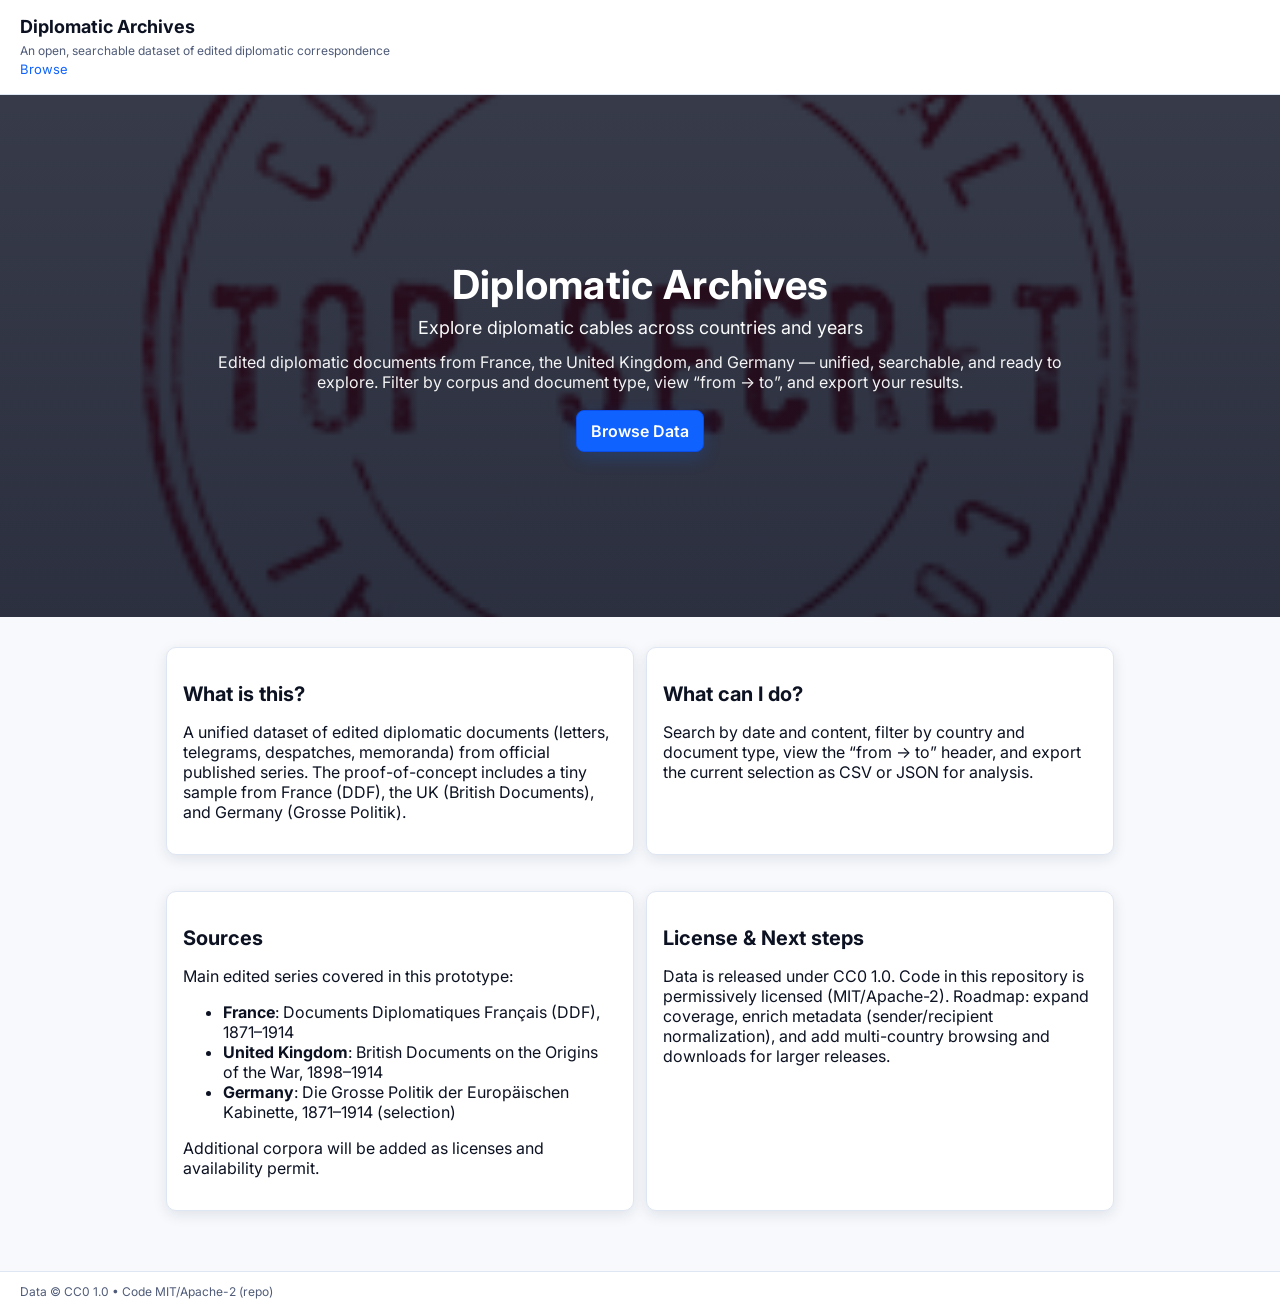
<file: index.html>
<!doctype html>
<html lang="en">
  <head>
    <meta charset="utf-8" />
    <meta name="viewport" content="width=device-width, initial-scale=1" />
    <title>Diplomatic Archives</title>
    <link rel="preconnect" href="https://fonts.googleapis.com">
    <link rel="preconnect" href="https://fonts.gstatic.com" crossorigin>
    <link href="https://fonts.googleapis.com/css2?family=Inter:wght@400;500;600&display=swap" rel="stylesheet">
    <meta name="description" content="Diplomatic Archives: an open, searchable dataset of edited diplomatic correspondence across countries with filtering and exports." />
    <meta property="og:title" content="Diplomatic Archives" />
    <meta property="og:description" content="Explore edited diplomatic documents across France, the UK, and Germany; filter, read, and export." />
    <meta property="og:type" content="website" />
    <link rel="icon" href="assets/topSecret.png" />
    <link rel="stylesheet" href="styles.css" />
    <style>
      .hero {
        position: relative; min-height: 58vh; display: grid; place-items: center; overflow: hidden;
        color: #fff; text-align: center; background: #0b1022;
      }
      .hero::before {
        content: ""; position: absolute; inset: 0; background: url('assets/topSecret.png') center/cover no-repeat; opacity: 0.22; filter: blur(0.5px); pointer-events: none;
      }
      .hero::after { content: ""; position: absolute; inset: 0; background: linear-gradient(180deg, rgba(11,16,34,0.20), rgba(11,16,34,0.40)); pointer-events: none; }
      .hero .inner { position: relative; z-index: 1; max-width: 900px; padding: 48px 24px; }
      .hero h1 { margin: 0 0 8px 0; font-size: 40px; letter-spacing: 0.3px; }
      .hero p.subtitle { margin: 0 0 14px 0; font-size: 18px; opacity: 0.98; }
      .hero p { margin: 6px 0 18px 0; font-size: 16px; opacity: 0.95; }
      .cta { display: inline-flex; gap: 12px; }
      .cta a { background: #0f62fe; color: #fff; padding: 10px 14px; border-radius: 8px; text-decoration: none; font-weight: 600; border: 1px solid #0b4de8; box-shadow: 0 6px 18px rgba(15,98,254,0.2); }
      .cta a.secondary { background: rgba(255,255,255,0.06); border-color: rgba(255,255,255,0.24); }
      .sections { max-width: 980px; margin: 0 auto; padding: 18px 16px 32px; }
      .sections h2 { font-size: 20px; margin: 18px 0 8px; }
      .card { background: var(--bg2); border: 1px solid var(--muted); border-radius: 10px; padding: 16px; margin: 12px 0; box-shadow: var(--shadow); }
      .grid { display: grid; grid-template-columns: 1fr 1fr; gap: 12px; }
      @media (max-width: 900px) { .grid { grid-template-columns: 1fr; } }
    </style>
  </head>
  <body>
    <header class="site-header">
      <h1>Diplomatic Archives</h1>
      <div class="meta">An open, searchable dataset of edited diplomatic correspondence</div>
      <nav class="nav">
        <a href="browse.html">Browse</a>
      </nav>
    </header>

    <section class="hero">
      <div class="inner">
        <h1>Diplomatic Archives</h1>
        <p class="subtitle">Explore diplomatic cables across countries and years</p>
        <p>Edited diplomatic documents from France, the United Kingdom, and Germany — unified, searchable, and ready to explore. Filter by corpus and document type, view “from → to”, and export your results.</p>
        <div class="cta">
          <a href="browse.html">Browse Data</a>
        </div>
      </div>
    </section>

    <main class="sections">
      <section class="grid">
        <div class="card">
          <h2>What is this?</h2>
          <p>A unified dataset of edited diplomatic documents (letters, telegrams, despatches, memoranda) from official published series. The proof-of-concept includes a tiny sample from France (DDF), the UK (British Documents), and Germany (Grosse Politik).</p>
        </div>
        <div class="card">
          <h2>What can I do?</h2>
          <p>Search by date and content, filter by country and document type, view the “from → to” header, and export the current selection as CSV or JSON for analysis.</p>
        </div>
        <div class="card">
          <h2>Sources</h2>
          <p>Main edited series covered in this prototype:</p>
          <ul>
            <li><strong>France</strong>: Documents Diplomatiques Français (DDF), 1871–1914</li>
            <li><strong>United Kingdom</strong>: British Documents on the Origins of the War, 1898–1914</li>
            <li><strong>Germany</strong>: Die Grosse Politik der Europäischen Kabinette, 1871–1914 (selection)</li>
          </ul>
          <p>Additional corpora will be added as licenses and availability permit.</p>
        </div>
        <div class="card">
          <h2>License & Next steps</h2>
          <p>Data is released under CC0 1.0. Code in this repository is permissively licensed (MIT/Apache-2). Roadmap: expand coverage, enrich metadata (sender/recipient normalization), and add multi-country browsing and downloads for larger releases.</p>
        </div>
      </section>
    </main>

    <footer class="site-footer">
      <div>Data © CC0 1.0 • Code MIT/Apache-2 (repo)</div>
    </footer>
  </body>
  </html>
</file>
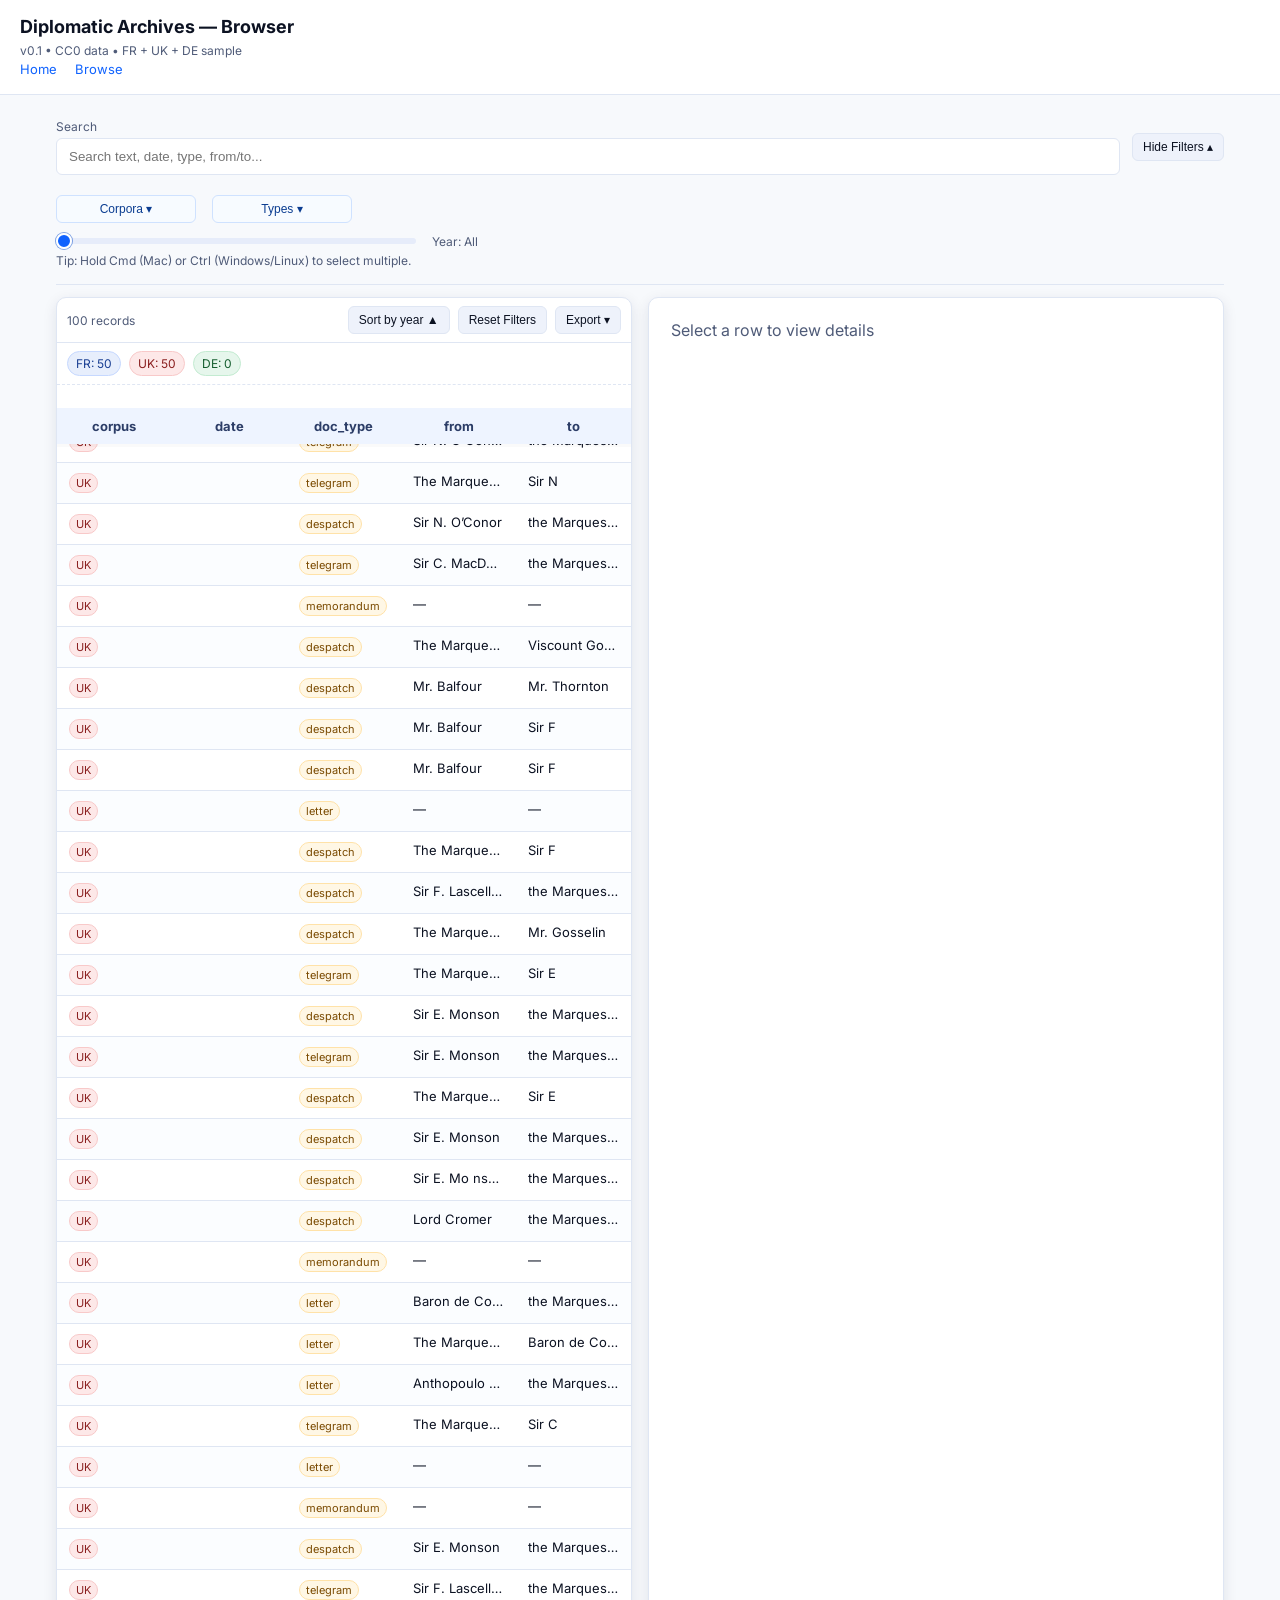
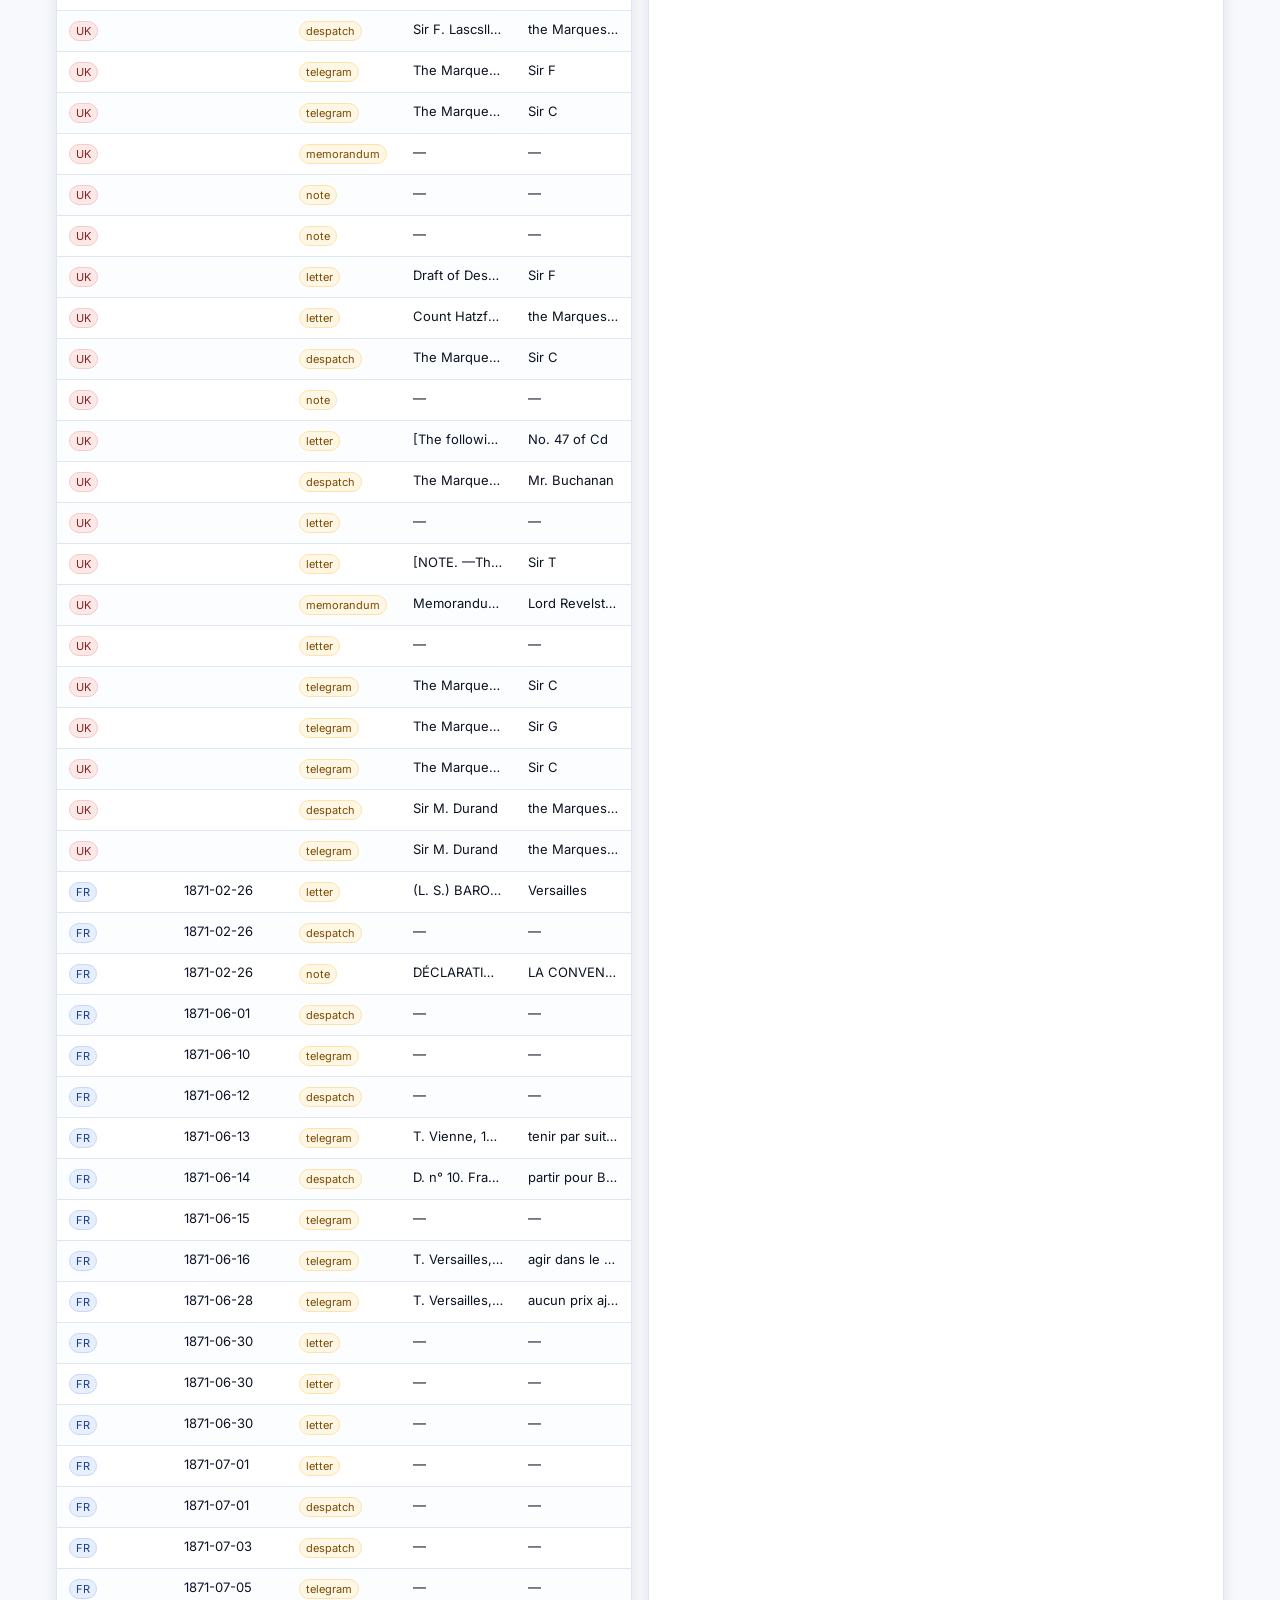
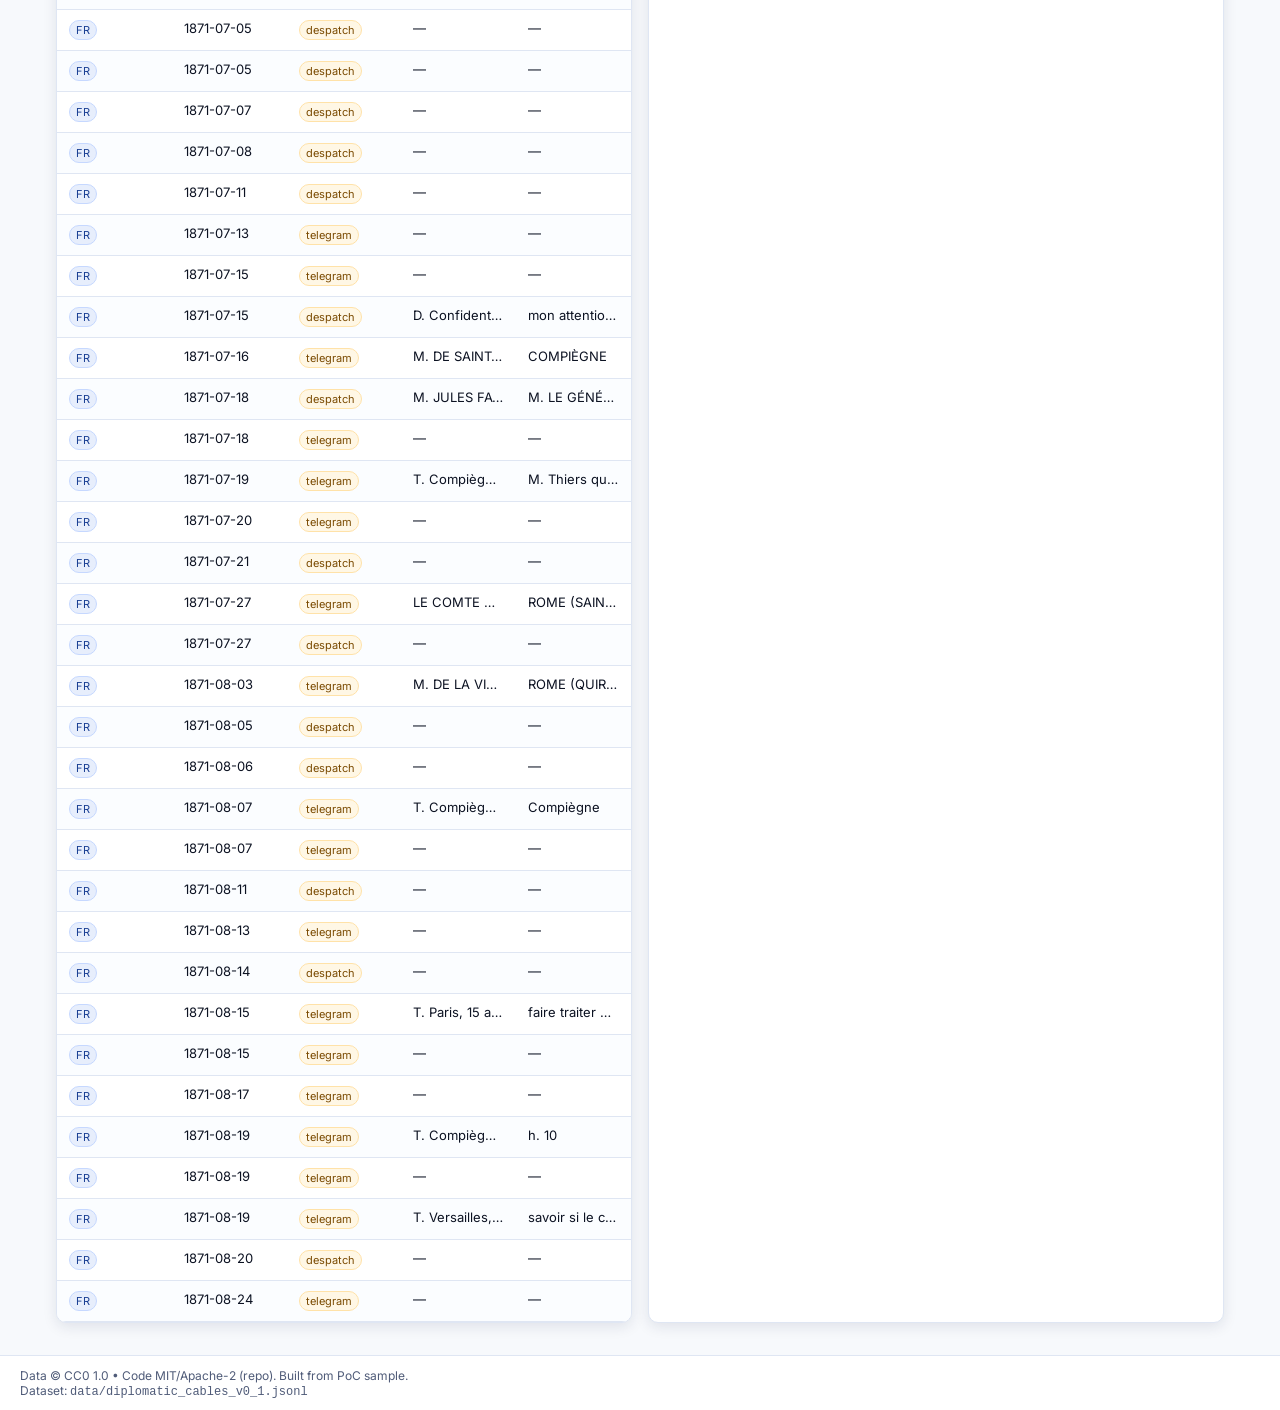
<file: browse.html>
<!doctype html>
<html lang="en">
  <head>
    <meta charset="utf-8" />
    <meta name="viewport" content="width=device-width, initial-scale=1" />
    <title>Diplomatic Archives — Browse</title>
    <link rel="preconnect" href="https://fonts.googleapis.com">
    <link rel="preconnect" href="https://fonts.gstatic.com" crossorigin>
    <link href="https://fonts.googleapis.com/css2?family=Inter:wght@400;500;600&display=swap" rel="stylesheet">
    <meta name="description" content="Browse diplomatic archives: filter by corpus, type, year; search and export results." />
    <meta property="og:title" content="Diplomatic Archives — Browse" />
    <meta property="og:description" content="Filter by country and document type, search, and export diplomatic documents." />
    <meta property="og:type" content="website" />
    <link rel="icon" href="assets/topSecret.png" />
    <link rel="canonical" href="browse.html" />
    <link rel="stylesheet" href="styles.css" />
  </head>
  <body>
    <header class="site-header">
      <h1>Diplomatic Archives — Browser</h1>
      <div class="meta">v0.1 • CC0 data • FR + UK + DE sample</div>
      <nav class="nav">
        <a href="index.html">Home</a>
        <a href="browse.html">Browse</a>
      </nav>
    </header>

    <main class="container">
      <section class="controls" aria-label="Filters">
        <div class="filters-bar">
          <label style="flex:1 1 auto; margin-right: 12px;">
            <span>Search</span>
            <input id="q" type="search" placeholder="Search text, date, type, from/to..." aria-label="Search" />
          </label>
          <button id="toggle-filters" class="btn" aria-expanded="true" aria-controls="filters-panel">Hide Filters ▴</button>
        </div>
        <div id="filters-panel" class="filters-panel" role="region" aria-label="Filter panel">
          <div class="selects" role="group" aria-label="Corpus and type filters">
            <div class="ms" id="ms-corpora">
              <button class="btn secondary ms-toggle" aria-haspopup="true" aria-expanded="false">Corpora ▾</button>
              <div class="ms-menu" role="menu" aria-label="Select corpora">
                <label class="ms-item"><input type="checkbox" value="fr" checked /> France (FR)</label>
                <label class="ms-item"><input type="checkbox" value="uk" checked /> United Kingdom (UK)</label>
                <label class="ms-item"><input type="checkbox" value="de" checked /> Germany (DE)</label>
                <div class="ms-actions">
                  <button type="button" class="btn-small" data-ms="corpora" data-action="all">Select all</button>
                  <button type="button" class="btn-small" data-ms="corpora" data-action="none">Clear</button>
                </div>
              </div>
            </div>
            <div class="ms" id="ms-types">
              <button class="btn secondary ms-toggle" aria-haspopup="true" aria-expanded="false">Types ▾</button>
              <div class="ms-menu" role="menu" aria-label="Select document types">
                <label class="ms-item"><input type="checkbox" value="letter" checked /> letter</label>
                <label class="ms-item"><input type="checkbox" value="telegram" checked /> telegram</label>
                <label class="ms-item"><input type="checkbox" value="despatch" checked /> despatch</label>
                <label class="ms-item"><input type="checkbox" value="memorandum" checked /> memorandum</label>
                <label class="ms-item"><input type="checkbox" value="circular" checked /> circular</label>
                <label class="ms-item"><input type="checkbox" value="enclosure" checked /> enclosure</label>
                <label class="ms-item"><input type="checkbox" value="report" checked /> report</label>
                <label class="ms-item"><input type="checkbox" value="note" checked /> note</label>
                <div class="ms-actions">
                  <button type="button" class="btn-small" data-ms="types" data-action="all">Select all</button>
                  <button type="button" class="btn-small" data-ms="types" data-action="none">Clear</button>
                </div>
              </div>
            </div>
          </div>
          <div class="range-row" role="group" aria-label="Year range">
            <div class="range-slider" aria-label="Year range slider">
              <div class="track"></div>
              <div class="range" id="range-highlight" style="left:0; right:0"></div>
              <input id="year-min" type="range" min="1800" max="2000" value="1871" aria-label="Year minimum" />
              <input id="year-max" type="range" min="1800" max="2000" value="1914" aria-label="Year maximum" />
            </div>
            <div class="year-readout">Year: <span id="year-readout">All</span></div>
          </div>
          <div class="hint">Tip: Hold Cmd (Mac) or Ctrl (Windows/Linux) to select multiple.</div>
        </div>
      </section>

      <section class="content">
        <div class="list-pane">
          <div class="list-meta">
            <div><span id="count" aria-live="polite">0</span> records</div>
            <div class="actions">
              <button id="sort-date" class="btn" aria-label="Toggle sort by year">Sort by year ▲</button>
              <button id="reset" class="btn" aria-label="Reset filters">Reset Filters</button>
              <div class="dropdown">
                <button id="export-btn" class="btn" aria-haspopup="true" aria-expanded="false">Export ▾</button>
                <div id="export-menu" class="dropdown-menu" role="menu" aria-labelledby="export-btn">
                  <button id="export-csv" role="menuitem">CSV (Excel‑friendly)</button>
                  <button id="export-json" role="menuitem">JSON (records)</button>
                  <button id="export-meta" role="menuitem">Metadata (JSON)</button>
                </div>
              </div>
            </div>
          </div>
          <div class="summary-bar">
            <div class="pills">
              <span class="summary-pill fr">FR: <span id="count-fr">0</span></span>
              <span class="summary-pill uk">UK: <span id="count-uk">0</span></span>
              <span class="summary-pill de">DE: <span id="count-de">0</span></span>
            </div>
            <div id="active-filters" class="active-filters" aria-live="polite"></div>
          </div>
          <table class="results" id="results">
            <thead>
              <tr>
                <th>corpus</th>
                <th class="sortable" data-sort="date" aria-sort="none">date</th>
                <th>doc_type</th>
                <th>from</th>
                <th>to</th>
              </tr>
            </thead>
            <tbody></tbody>
          </table>
        </div>
        <aside class="detail-pane" id="detail">
          <div class="placeholder">Select a row to view details</div>
        </aside>
      </section>
    </main>

    <footer class="site-footer">
      <div>
        Data © CC0 1.0 • Code MIT/Apache-2 (repo). Built from PoC sample.
      </div>
      <div>Dataset: <code>data/diplomatic_cables_v0_1.jsonl</code></div>
    </footer>

    <script src="app.js" defer></script>
  </body>
  </html>
</file>
<file: styles.css>
:root {
  --bg: #f7f9fc;
  --bg2: #ffffff;
  --fg: #0c1222;
  --fg-dim: #4f5b78;
  --accent: #0f62fe;
  --muted: #dfe6f3;
  --chip: #eef2fb;
  --shadow: 0 4px 14px rgba(15,34,67,0.1);
}
* { box-sizing: border-box; }
body {
  margin: 0; font-family: Inter, ui-sans-serif, system-ui, -apple-system, Segoe UI, Roboto, Ubuntu, Cantarell, Noto Sans, Helvetica, Arial, "Apple Color Emoji", "Segoe UI Emoji";
  background: var(--bg); color: var(--fg);
}
.site-header {
  padding: 16px 20px; border-bottom: 1px solid var(--muted); background: var(--bg2); position: sticky; top: 0; z-index: 60;
}
.site-header h1 { margin: 0 0 6px 0; font-size: 18px; }
.site-header .meta { color: var(--fg-dim); font-size: 12px; }
.nav a { color: var(--accent); margin-right: 14px; text-decoration: none; font-size: 13px; }
.container { max-width: 1200px; margin: 0 auto; padding: 16px; }
.controls { display: grid; gap: 10px; grid-template-columns: 1fr; margin-bottom: 12px; }
.controls { position: sticky; top: 0; z-index: 50; background: var(--bg); padding-top: 8px; padding-bottom: 8px; border-bottom: 1px solid var(--muted); }
.filters-bar { display: flex; align-items: center; justify-content: space-between; }
.filters-bar .btn { margin-left: auto; }
.filters-panel { margin-top: 10px; }
.filters-panel.collapsed { display: none; }
.controls label span { display: block; color: var(--fg-dim); font-size: 12px; margin-bottom: 4px; }
.controls input[type="search"] { width: 100%; padding: 10px 12px; border-radius: 6px; border: 1px solid var(--muted); background: var(--bg2); color: var(--fg); }
.selects { display: flex; flex-wrap: wrap; gap: 16px; }
.ms { position: relative; display: inline-block; }
.ms-toggle { min-width: 140px; }
.ms-menu { position: absolute; top: 40px; left: 0; min-width: 240px; background: var(--bg2); border: 1px solid var(--muted); border-radius: 10px; box-shadow: var(--shadow); padding: 8px; display: none; z-index: 100; }
.ms.open .ms-menu { display: block; }
.ms-item { display: flex; align-items: center; gap: 8px; padding: 6px 4px; font-size: 13px; }
.ms-item input { width: 16px; height: 16px; }
.ms-actions { display: flex; gap: 8px; padding: 6px 4px 0; border-top: 1px dashed var(--muted); margin-top: 6px; }
.range-row { display: flex; flex-wrap: wrap; gap: 16px; align-items: center; }
.range-slider { width: 360px; position: relative; height: 36px; }
.range-slider input[type="range"] { position: absolute; left: 0; right: 0; pointer-events: none; -webkit-appearance: none; appearance: none; background: none; height: 36px; margin: 0; }
.range-slider input[type="range"]::-webkit-slider-thumb { pointer-events: auto; -webkit-appearance: none; appearance: none; height: 16px; width: 16px; border-radius: 50%; background: var(--accent); border: 2px solid #fff; box-shadow: 0 0 0 1px rgba(17,85,204,0.3); }
.range-slider input[type="range"]::-moz-range-thumb { pointer-events: auto; height: 16px; width: 16px; border: none; border-radius: 50%; background: var(--accent); }
.range-slider .track { position: absolute; top: 50%; left: 0; right: 0; height: 6px; transform: translateY(-50%); background: #e6ecfa; border-radius: 999px; }
.range-slider .range { position: absolute; top: 50%; height: 6px; transform: translateY(-50%); background: #a9c2fb; border-radius: 999px; }
.year-readout { color: var(--fg-dim); font-size: 12px; }
.hint { color: var(--fg-dim); font-size: 12px; margin-top: -6px; margin-bottom: 8px; }
.content { display: grid; grid-template-columns: 1fr 1fr; gap: 16px; }
.list-pane { background: var(--bg2); border: 1px solid var(--muted); border-radius: 10px; overflow: hidden; box-shadow: var(--shadow); }
.summary-bar { display: flex; align-items: center; justify-content: space-between; padding: 8px 10px; border-bottom: 1px dashed var(--muted); gap: 10px; }
.summary-bar .pills { display: flex; gap: 8px; align-items: center; flex-wrap: wrap; }
.summary-pill { font-size: 12px; padding: 4px 8px; border-radius: 999px; border: 1px solid var(--muted); background: var(--chip); }
.summary-pill.fr { background: #e7eefc; border-color: #c6d8ff; color: #1a3f93; }
.summary-pill.uk { background: #fde8e8; border-color: #f8c9c9; color: #8a1f1f; }
.summary-pill.de { background: #e6f6ec; border-color: #c3ebd1; color: #155e2f; }
.active-filters { display: flex; gap: 8px; flex-wrap: wrap; justify-content: flex-end; }
.chip { display: inline-flex; align-items: center; gap: 6px; padding: 4px 8px; background: #f2f6ff; border: 1px solid var(--muted); border-radius: 999px; font-size: 12px; color: #2c3d67; }
.chip button { background: transparent; border: none; cursor: pointer; font-size: 14px; line-height: 1; color: #4f5b78; }
.list-meta { padding: 8px 10px; border-bottom: 1px solid var(--muted); display: flex; align-items: center; justify-content: space-between; color: var(--fg-dim); font-size: 12px; gap: 10px; }
.list-meta .actions { display: flex; gap: 8px; }
.btn { background: var(--chip); color: var(--fg); border: 1px solid var(--muted); padding: 6px 10px; border-radius: 6px; cursor: pointer; font-size: 12px; transition: all .15s ease; }
.btn:hover { box-shadow: var(--shadow); transform: translateY(-1px); }
.btn.primary { background: var(--accent); border-color: var(--accent); color: #fff; }
.btn.secondary { background: #f7fbff; border-color: #cfe2ff; color: #0b3d91; }
table.results { width: 100%; border-collapse: collapse; font-size: 13px; table-layout: fixed; }
table.results thead { position: sticky; top: 110px; z-index: 10; background: #eef4ff; color: #2c3d67; box-shadow: 0 2px 0 rgba(0,0,0,0.02); }
table.results th, table.results td { padding: 10px 12px; border-bottom: 1px solid var(--muted); vertical-align: top; }
table.results th.sortable { cursor: pointer; user-select: none; }
table.results tbody tr { cursor: pointer; }
table.results tbody tr:nth-child(even) { background: #fbfdff; }
table.results tbody tr:hover { background: #f2f8ff; }
.td-ellipsis { white-space: nowrap; overflow: hidden; text-overflow: ellipsis; }
.badge { display: inline-block; padding: 2px 6px; font-size: 11px; border-radius: 999px; border: 1px solid var(--muted); background: var(--chip); }
.badge.corpus-fr { background: #e7eefc; border-color: #c6d8ff; color: #1a3f93; }
.badge.corpus-uk { background: #fde8e8; border-color: #f8c9c9; color: #8a1f1f; }
.badge.corpus-de { background: #e6f6ec; border-color: #c3ebd1; color: #155e2f; }
.badge.type { background: #fff7e5; border-color: #ffe2a8; color: #7a4a00; }
.empty { color: var(--fg-dim); padding: 12px; }
.detail-pane { background: var(--bg2); border: 1px solid var(--muted); border-radius: 10px; padding: 12px; min-height: 240px; box-shadow: var(--shadow); }
.detail-header { display: flex; align-items: center; justify-content: space-between; margin-bottom: 8px; }
.detail-title { font-weight: 600; font-size: 16px; color: #0c1222; }
.detail-actions { display: flex; gap: 8px; }
.btn-small { background: var(--chip); color: var(--fg); border: 1px solid var(--muted); padding: 4px 8px; border-radius: 6px; cursor: pointer; font-size: 12px; }
.placeholder { color: var(--fg-dim); padding: 10px; }
.kv { display: grid; grid-template-columns: 120px 1fr; gap: 6px 12px; font-size: 13px; margin-bottom: 10px; }
.labels { display: flex; flex-wrap: wrap; gap: 6px; margin: 6px 0; }
.label { font-size: 11px; padding: 2px 6px; border: 1px solid var(--muted); border-radius: 10px; background: var(--chip); }
.doc-text { white-space: pre-wrap; line-height: 1.5; border: 1px solid var(--muted); background: #f9fbff; padding: 10px; border-radius: 6px; max-height: 420px; overflow: auto; }
.site-footer { color: var(--fg-dim); font-size: 12px; border-top: 1px solid var(--muted); background: var(--bg2); padding: 12px 20px; margin-top: 16px; }
@media (max-width: 900px) { .content { grid-template-columns: 1fr; } }

/* Export dropdown */
.dropdown { position: relative; display: inline-block; }
.dropdown-menu { position: absolute; right: 0; top: 36px; min-width: 160px; background: var(--bg2); border: 1px solid var(--muted); border-radius: 8px; box-shadow: 0 6px 18px rgba(0,0,0,0.08); display: none; z-index: 100; }
.dropdown-menu.open { display: block; }
.dropdown-menu button { display: block; width: 100%; text-align: left; background: transparent; border: none; padding: 8px 12px; cursor: pointer; }
.dropdown-menu button:hover { background: #f7fbff; }

/* Focus outline */
.btn:focus, input:focus, select:focus, button:focus { outline: 2px solid #8fb6ff; outline-offset: 2px; }

/* (visualization removed per request) */
</file>
